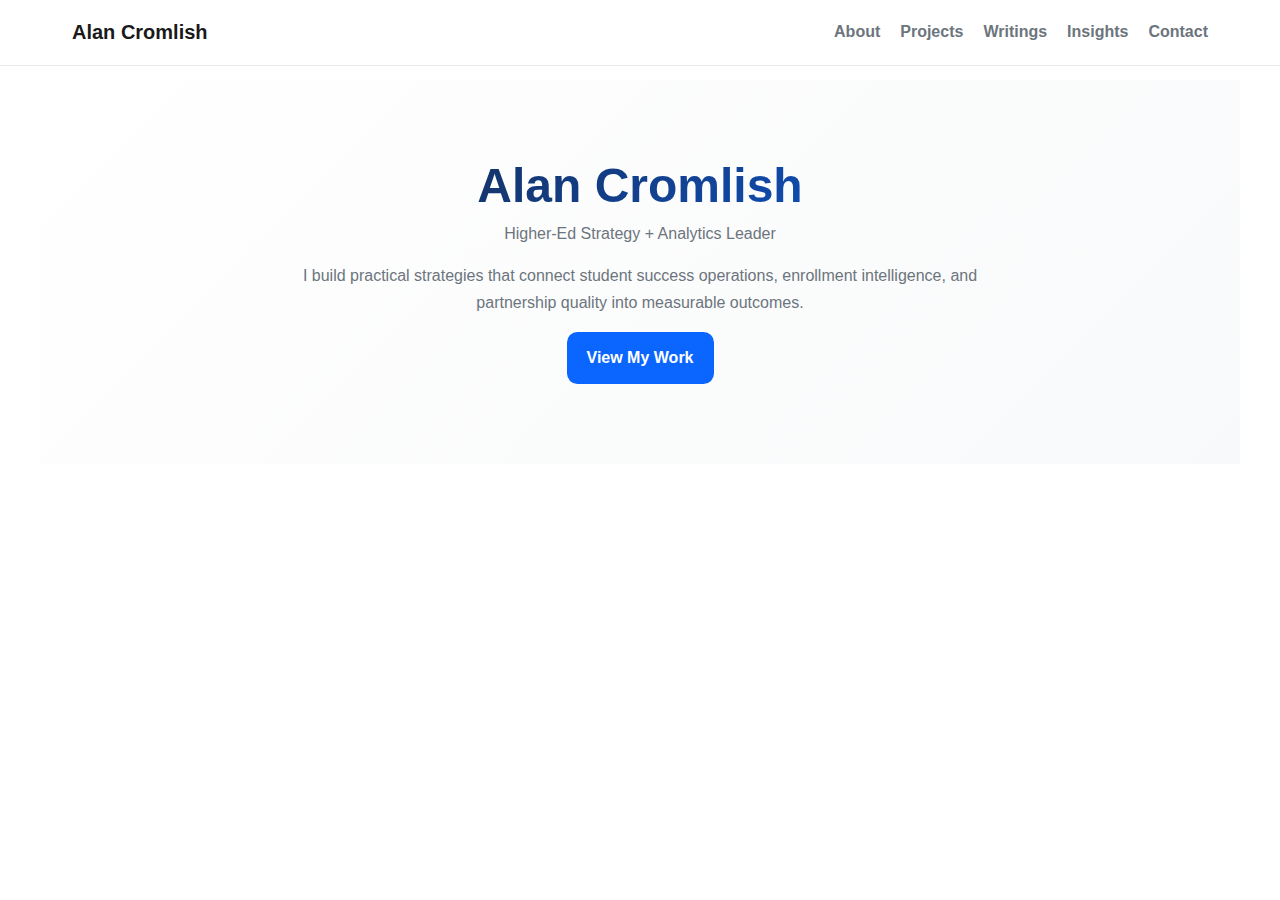
<file: index.html>
﻿<!DOCTYPE html>
<html lang="en">
<head>
  <meta charset="UTF-8" />
  <meta name="viewport" content="width=device-width, initial-scale=1" />
  <title>Alan Cromlish - Portfolio, Writings & Insights</title>

  <meta name="description" content="Higher-ed strategy and analytics portfolio with projects, writings, and practical insights." />
  <link rel="stylesheet" href="css/styles.css" />
</head>
<body>
  <!-- NAV -->
  <nav class="navbar">
    <div class="nav-container">
      <a class="logo" href="/">Alan Cromlish</a>
      <ul class="nav-menu">
        <li><a class="nav-link" href="/about" data-page="about">About</a></li>
        <li><a class="nav-link" href="/projects" data-page="projects">Projects</a></li>
        <li><a class="nav-link" href="/writings" data-page="writings">Writings</a></li>
        <li><a class="nav-link" href="/insights" data-page="insights">Insights</a></li>
        <li><a class="nav-link" href="/contact" data-page="contact">Contact</a></li>
      </ul>
    </div>
  </nav>

  <main class="main-content">
    <!-- HOME -->
    <section id="home" class="page active">
      <header class="hero container">
        <h1>Alan Cromlish</h1>
        <p>Higher-Ed Strategy + Analytics Leader</p>
        <p>I build practical strategies that connect student success operations, enrollment intelligence, and partnership quality into measurable outcomes.</p>
        <a class="cta-button" href="/projects">View My Work</a>
      </header>
    </section>

    <!-- ABOUT -->
    <section id="about" class="page">
      <div class="container">
        <h1>About</h1>
        <p class="muted about-intro">Higher-ed strategy and analytics leader focused on student success, enrollment performance, and international academic quality.</p>

        <div class="pillars-grid">
          <article class="pillar-card">
            <h3>Student Success Operations</h3>
            <p>Designing advising, retention, and intervention systems that convert strategy into better student outcomes.</p>
          </article>
          <article class="pillar-card">
            <h3>Enrollment and Funnel Analytics</h3>
            <p>Building clean funnel definitions, forecasting models, and operating cadences that improve conversion and planning.</p>
          </article>
          <article class="pillar-card">
            <h3>International Partnerships and Quality</h3>
            <p>Structuring cross-border collaborations with governance, quality assurance, and sustainable execution.</p>
          </article>
        </div>

        <h2 class="section-subhead">Selected Outcomes</h2>
        <ul class="outcomes-strip">
          <li>Improved decision quality through shared data definitions and operational dashboards.</li>
          <li>Established partnership evaluation practices that align student value with academic standards.</li>
          <li>Connected strategy and execution across enrollment, advising, and student-support functions.</li>
        </ul>
      </div>
    </section>

    <!-- PROJECTS -->
    <section id="projects" class="page">
      <div class="container">
        <h1>Projects</h1>
        <p class="muted">A few highlights. Many posts link out to live dashboards and code.</p>

        <div class="projects-grid">
          <a class="project-card" id="project-seethrough" href="https://seethroughadmissions.me" target="_blank" rel="noopener">
            <h3>See Through Admissions</h3>
            <p>Admissions-intelligence platform for applicants. How it works: choose a target program, enter profile signals, and compare those inputs to historical admit/deny patterns to see likely ranges and decision-support insights.</p>
            <div class="project-tech">
              <span class="tech-tag">Admissions Analytics</span><span class="tech-tag">Data Product</span><span class="tech-tag">Decision Support</span>
            </div>
          </a>

          <a class="project-card" href="projects/education_career_success/dashboard-local.html" target="_blank" rel="noopener">
            <h3>Education to Career Success Dashboard</h3>
            <p>Student-guidance dashboard with staged insights on job offers, salary, satisfaction, and readiness pathways.</p>
            <div class="project-tech">
              <span class="tech-tag">Plotly</span><span class="tech-tag">JavaScript</span><span class="tech-tag">CSV</span>
            </div>
          </a>
        </div>
      </div>
    </section>

    <!-- WRITINGS -->
    <section id="writings" class="page">
      <div class="container">
        <h1>Writings</h1>
        <p class="muted">Publication-style work and thought leadership across student wellbeing, learning design, and higher-education operations.</p>
        <div id="writings-groups" class="writings-groups" aria-live="polite"></div>
      </div>
    </section>

    <!-- INSIGHTS (list) -->
    <section id="insights" class="page">
      <div class="container">
        <h1>Insights</h1>
        <p class="muted">Short practical notes and link posts on analytics, partnerships, and higher-ed operations.</p>

        <div class="blog-toolbar">
          <input id="insights-search" type="search" placeholder="Search insights..." aria-label="Search insights" />
          <div id="insights-tag-list" class="tag-list"></div>
        </div>

        <div id="insights-list" class="blog-grid" aria-live="polite"></div>
      </div>
    </section>

    <!-- POST (detail) -->
    <section id="post" class="page">
      <div class="container">
        <a href="/insights" class="back-btn"><- Back to Insights</a>
        <article id="post-article" class="post-article"></article>
      </div>
    </section>

    <!-- CV -->
    <section id="cv" class="page">
      <div class="container cv-container">
        <h1>Curriculum Vitae</h1>
        <p class="muted">Download or view my professional background.</p>
        <div class="project-links" style="justify-content:center">
          <a class="cta-button" href="assets/Alan_Cromlish_CV.pdf" download>Download PDF</a>
        </div>

        <div class="pdf-viewer">
          <p>Embed your CV here with an <code>&lt;iframe&gt;</code> if you would like.</p>
        </div>
      </div>
    </section>

    <!-- CONTACT -->
    <section id="contact" class="page">
      <div class="container contact-section">
        <h1>Let's Connect</h1>
        <p class="muted" style="max-width:600px;margin:0 auto">Open to collaborations in enrollment intelligence, student success, and data-driven operations.</p>

        <div class="social-links">
          <a class="social-link" href="https://linkedin.com/in/alancromlish" target="_blank" rel="noopener">LinkedIn</a>
          <a class="social-link" href="mailto:acromlish86@alumni.usc.edu">Email</a>
        </div>
      </div>
    </section>
  </main>

  <noscript>
    <div class="container" style="margin-top:100px">
      <p>This site requires JavaScript for navigation and insights rendering.</p>
    </div>
  </noscript>

  <script>
    (function () {
      var params = new URLSearchParams(window.location.search);
      var p = params.get("p");
      if (p && p.charAt(0) === "/") {
        window.history.replaceState(null, "", p);
      }
    })();
  </script>
  <script src="js/main.js" defer></script>
</body>
</html>
</file>
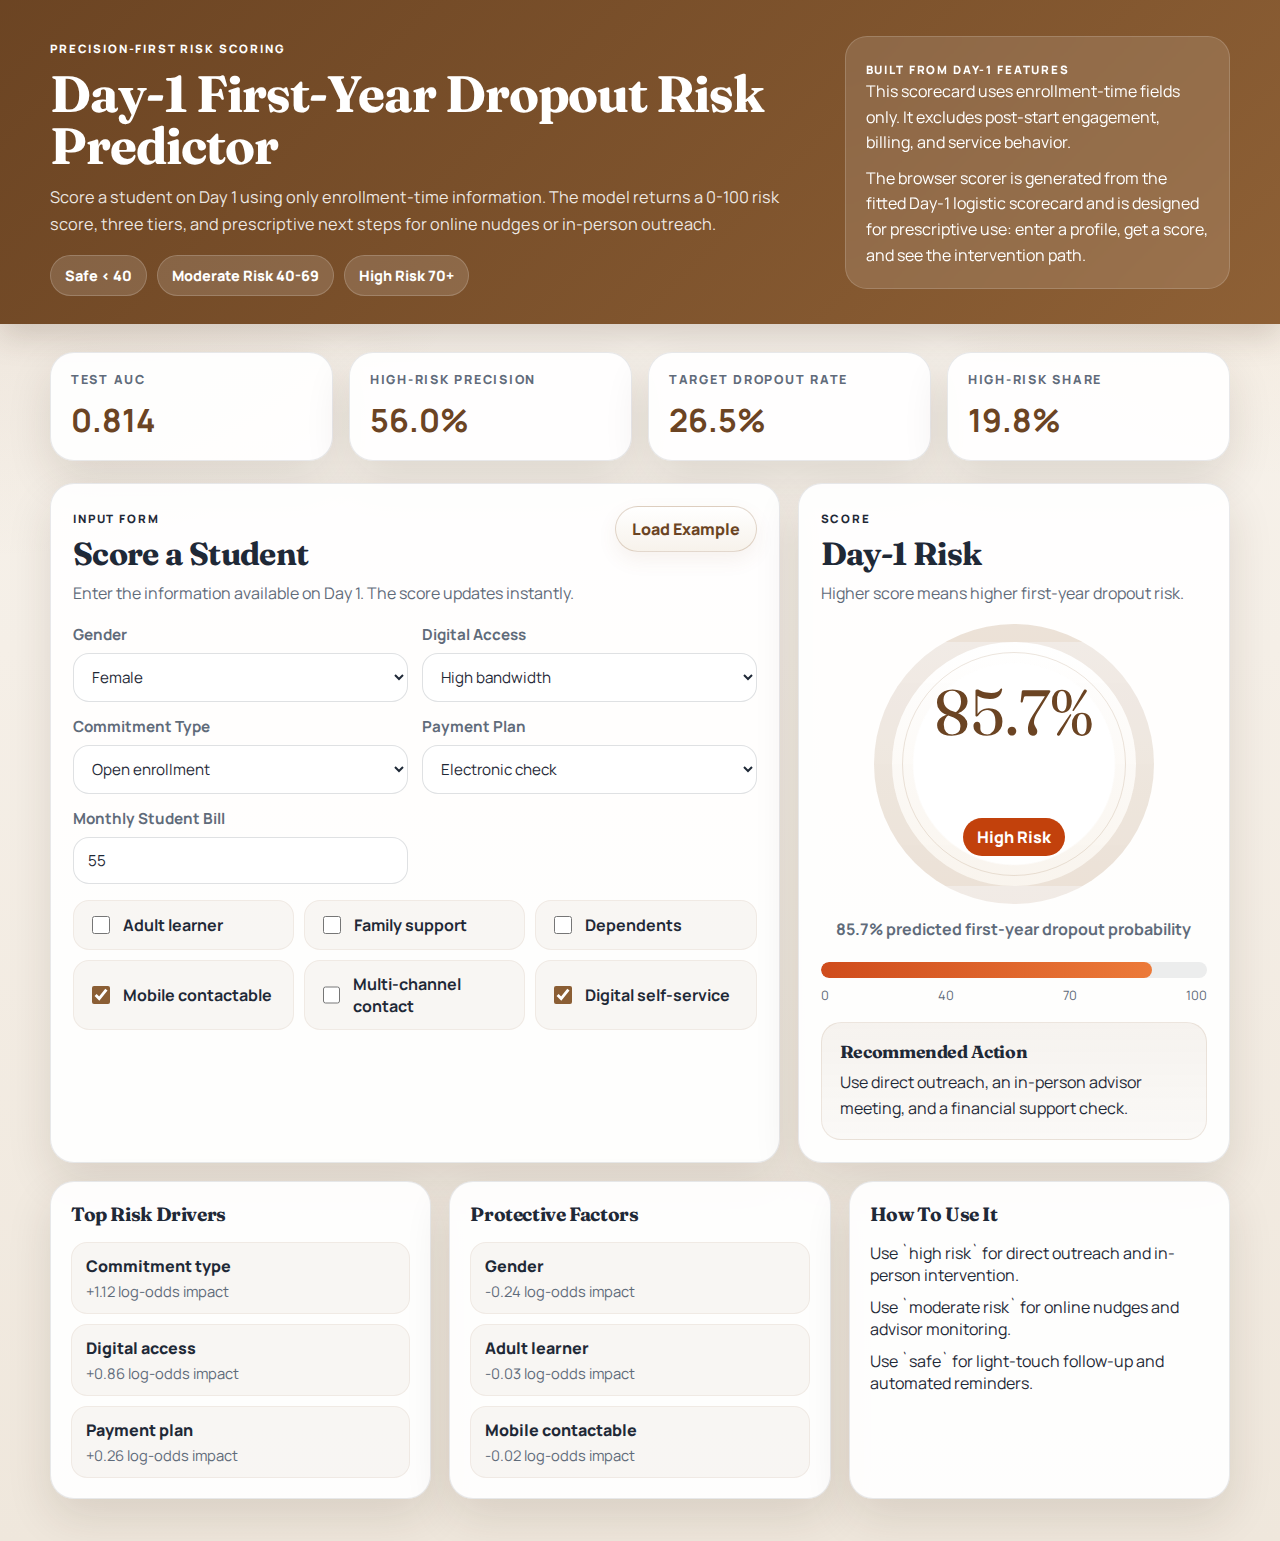
<file: projects/day1-first-year-dropout-risk/index.html>
<!doctype html>
<html lang="en">
<head>
  <meta charset="utf-8">
  <meta name="viewport" content="width=device-width, initial-scale=1">
  <title>Day-1 First-Year Dropout Risk Predictor</title>
  <link rel="preconnect" href="https://fonts.googleapis.com">
  <link rel="preconnect" href="https://fonts.gstatic.com" crossorigin>
  <link href="https://fonts.googleapis.com/css2?family=Fraunces:opsz,wght@9..144,600;9..144,700&family=Manrope:wght@500;600;700;800&display=swap" rel="stylesheet">
  <link rel="stylesheet" href="dashboard.css">
</head>
<body>
  <header class="hero">
    <div class="wrap hero-grid">
      <div class="hero-copy">
        <span class="eyebrow">Precision-First Risk Scoring</span>
        <h1>Day-1 First-Year Dropout Risk Predictor</h1>
        <p class="hero-sub">
          Score a student on Day 1 using only enrollment-time information. The model returns a 0-100 risk score, three tiers, and prescriptive next steps for online nudges or in-person outreach.
        </p>
        <div class="tier-pills">
          <span class="tier-pill safe">Safe &lt; 40</span>
          <span class="tier-pill moderate">Moderate Risk 40-69</span>
          <span class="tier-pill high">High Risk 70+</span>
        </div>
      </div>
      <aside class="hero-note">
        <span class="note-label">Built From Day-1 Features</span>
        <p>This scorecard uses enrollment-time fields only. It excludes post-start engagement, billing, and service behavior.</p>
        <p class="muted">The browser scorer is generated from the fitted Day-1 logistic scorecard and is designed for prescriptive use: enter a profile, get a score, and see the intervention path.</p>
      </aside>
    </div>
  </header>

  <main class="wrap page-shell">
    <section class="summary-grid" aria-label="Model summary">
      <article class="summary-card">
        <span class="summary-label">Test AUC</span>
        <strong id="metric-auc" class="summary-value">-</strong>
      </article>
      <article class="summary-card">
        <span class="summary-label">High-Risk Precision</span>
        <strong id="metric-precision" class="summary-value">-</strong>
      </article>
      <article class="summary-card">
        <span class="summary-label">Target Dropout Rate</span>
        <strong id="metric-base-rate" class="summary-value">-</strong>
      </article>
      <article class="summary-card">
        <span class="summary-label">High-Risk Share</span>
        <strong id="metric-high-share" class="summary-value">-</strong>
      </article>
    </section>

    <section class="panel-grid">
      <article class="panel panel-form">
        <div class="panel-top">
          <div>
            <span class="section-kicker">Input Form</span>
            <h2>Score a Student</h2>
            <p class="panel-sub">Enter the information available on Day 1. The score updates instantly.</p>
          </div>
          <button id="load-example" class="ghost-btn" type="button">Load Example</button>
        </div>

        <div class="form-grid">
          <label class="field">
            <span>Gender</span>
            <select id="gender">
              <option value="Female">Female</option>
              <option value="Male">Male</option>
            </select>
          </label>
          <label class="field">
            <span>Digital Access</span>
            <select id="digital_access_type">
              <option>High bandwidth</option>
              <option>Standard bandwidth</option>
              <option>Limited access</option>
            </select>
          </label>
          <label class="field">
            <span>Commitment Type</span>
            <select id="enrollment_commitment_type">
              <option>Open enrollment</option>
              <option>Annual commitment</option>
              <option>Multi-year commitment</option>
            </select>
          </label>
          <label class="field">
            <span>Payment Plan</span>
            <select id="payment_plan_type">
              <option>Electronic check</option>
              <option>Mailed check</option>
              <option>Bank transfer (automatic)</option>
              <option>Credit card (automatic)</option>
            </select>
          </label>
          <label class="field">
            <span>Monthly Student Bill</span>
            <input id="monthly_student_bill" type="number" min="0" step="0.01" value="55">
          </label>
        </div>

        <div class="toggle-grid">
          <label class="toggle"><input id="adult_learner_flag" type="checkbox"><span>Adult learner</span></label>
          <label class="toggle"><input id="family_support_flag" type="checkbox"><span>Family support</span></label>
          <label class="toggle"><input id="dependents_flag" type="checkbox"><span>Dependents</span></label>
          <label class="toggle"><input id="mobile_contactable_flag" type="checkbox" checked><span>Mobile contactable</span></label>
          <label class="toggle"><input id="multi_channel_contact_flag" type="checkbox"><span>Multi-channel contact</span></label>
          <label class="toggle"><input id="digital_self_service_flag" type="checkbox" checked><span>Digital self-service</span></label>
        </div>
      </article>

      <article class="panel panel-result">
        <div class="panel-top">
          <div>
            <span class="section-kicker">Score</span>
            <h2>Day-1 Risk</h2>
            <p class="panel-sub">Higher score means higher first-year dropout risk.</p>
          </div>
        </div>

        <div class="score-ring">
          <div class="score-value" id="risk-score">0.0</div>
          <div class="score-tier" id="risk-tier">safe</div>
        </div>
        <div class="score-meta">
          <span id="risk-probability">0.0% predicted dropout probability</span>
        </div>

        <div class="gauge">
          <div class="gauge-fill" id="gauge-fill"></div>
        </div>
        <div class="gauge-labels">
          <span>0</span>
          <span>40</span>
          <span>70</span>
          <span>100</span>
        </div>

        <div class="prescriptive-card">
          <h3>Recommended Action</h3>
          <p id="action-text">Load or adjust inputs to generate a recommended action.</p>
        </div>
      </article>
    </section>

    <section class="insights-grid">
      <article class="insight-card">
        <h3>Top Risk Drivers</h3>
        <ol id="risk-drivers" class="insight-list"></ol>
      </article>
      <article class="insight-card">
        <h3>Protective Factors</h3>
        <ol id="protective-factors" class="insight-list"></ol>
      </article>
      <article class="insight-card">
        <h3>How To Use It</h3>
        <ul class="insight-list">
          <li>Use `high risk` for direct outreach and in-person intervention.</li>
          <li>Use `moderate risk` for online nudges and advisor monitoring.</li>
          <li>Use `safe` for light-touch follow-up and automated reminders.</li>
        </ul>
      </article>
    </section>
  </main>

  <script src="dashboard.js" defer></script>
</body>
</html>
</file>
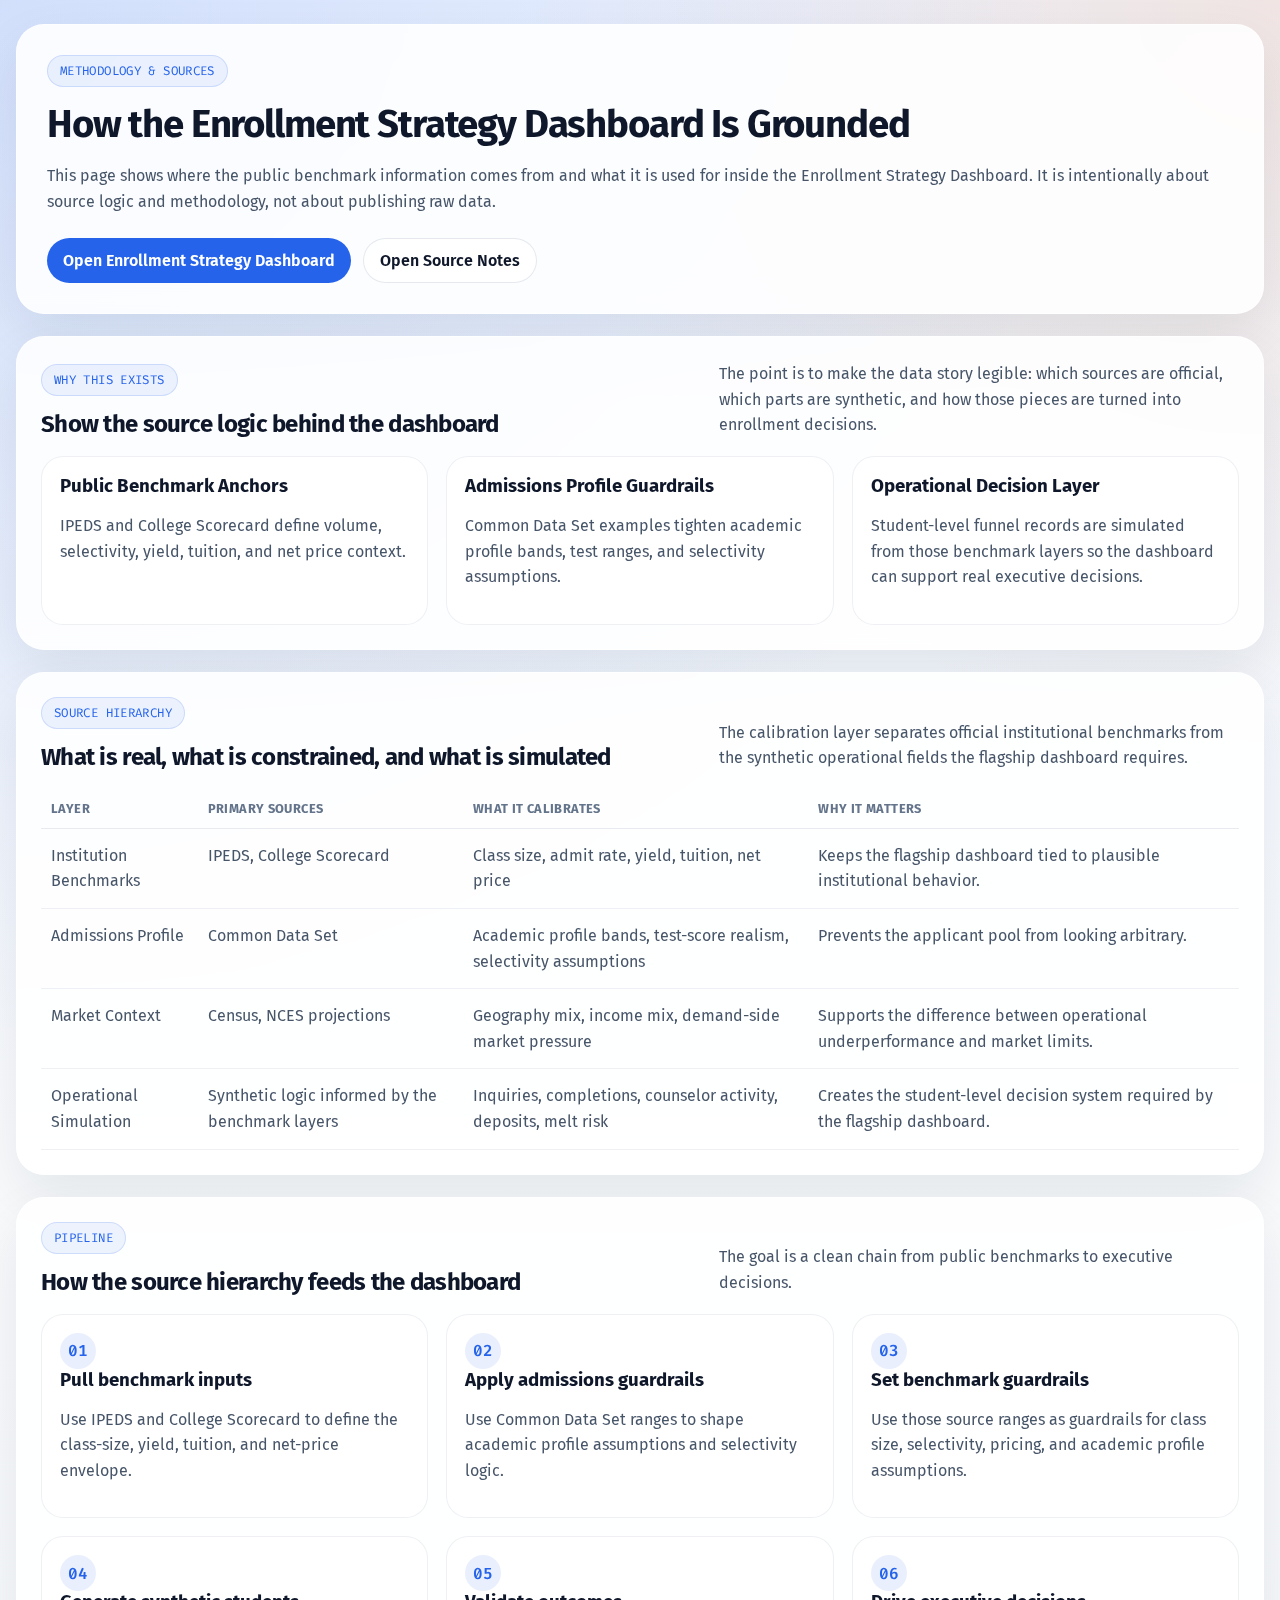
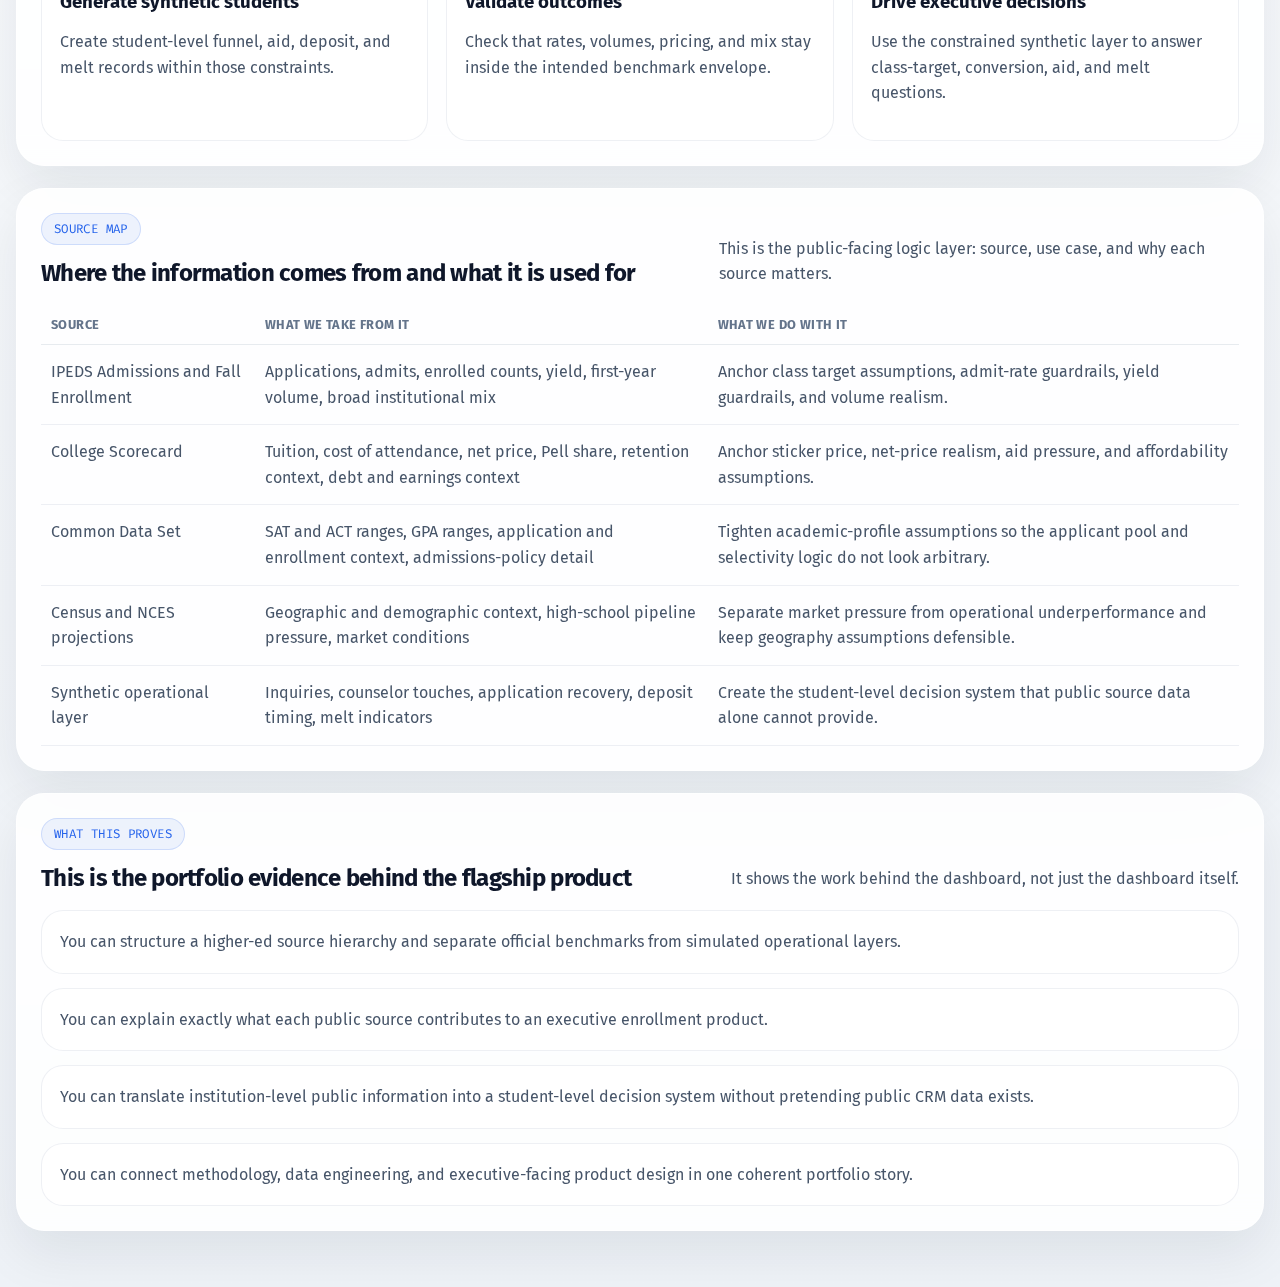
<file: projects/enrollment-benchmark-calibration/index.html>
<!DOCTYPE html>
<html lang="en">
<head>
  <meta charset="UTF-8">
  <meta name="viewport" content="width=device-width, initial-scale=1.0">
  <title>Enrollment Strategy Dashboard Methodology</title>
  <meta name="description" content="Methodology and source guide for the Enrollment Strategy Dashboard, showing where the benchmark inputs come from and how they are used.">
  <link rel="icon" href="data:,">
  <link rel="preconnect" href="https://fonts.googleapis.com">
  <link rel="preconnect" href="https://fonts.gstatic.com" crossorigin>
  <link href="https://fonts.googleapis.com/css2?family=Fira+Code:wght@400;500;600&family=Fira+Sans:wght@300;400;500;600;700&display=swap" rel="stylesheet">
  <link rel="stylesheet" href="dashboard.css">
</head>
<body>
  <main class="page-shell">
    <header class="hero">
      <div class="eyebrow">Methodology &amp; Sources</div>
      <h1>How the Enrollment Strategy Dashboard Is Grounded</h1>
      <p class="hero-lead">
        This page shows where the public benchmark information comes from and what it is used for inside the
        Enrollment Strategy Dashboard. It is intentionally about source logic and methodology, not about publishing raw data.
      </p>
      <div class="hero-actions">
        <a class="primary-link" href="../enrollment-strategy-dashboard/">Open Enrollment Strategy Dashboard</a>
        <a class="secondary-link" href="../enrollment-strategy-dashboard/SOURCES.md">Open Source Notes</a>
      </div>
    </header>

    <section class="panel">
      <div class="section-header">
        <div>
          <div class="section-label">Why This Exists</div>
          <h2>Show the source logic behind the dashboard</h2>
        </div>
        <p>
          The point is to make the data story legible: which sources are official, which parts are synthetic,
          and how those pieces are turned into enrollment decisions.
        </p>
      </div>
      <div class="card-grid three-up">
        <article class="mini-card">
          <h3>Public Benchmark Anchors</h3>
          <p>IPEDS and College Scorecard define volume, selectivity, yield, tuition, and net price context.</p>
        </article>
        <article class="mini-card">
          <h3>Admissions Profile Guardrails</h3>
          <p>Common Data Set examples tighten academic profile bands, test ranges, and selectivity assumptions.</p>
        </article>
        <article class="mini-card">
          <h3>Operational Decision Layer</h3>
          <p>Student-level funnel records are simulated from those benchmark layers so the dashboard can support real executive decisions.</p>
        </article>
      </div>
    </section>

    <section class="panel">
      <div class="section-header">
        <div>
          <div class="section-label">Source Hierarchy</div>
          <h2>What is real, what is constrained, and what is simulated</h2>
        </div>
        <p>The calibration layer separates official institutional benchmarks from the synthetic operational fields the flagship dashboard requires.</p>
      </div>
      <div class="table-shell">
        <table>
          <thead>
            <tr>
              <th>Layer</th>
              <th>Primary Sources</th>
              <th>What It Calibrates</th>
              <th>Why It Matters</th>
            </tr>
          </thead>
          <tbody>
            <tr>
              <td>Institution Benchmarks</td>
              <td>IPEDS, College Scorecard</td>
              <td>Class size, admit rate, yield, tuition, net price</td>
              <td>Keeps the flagship dashboard tied to plausible institutional behavior.</td>
            </tr>
            <tr>
              <td>Admissions Profile</td>
              <td>Common Data Set</td>
              <td>Academic profile bands, test-score realism, selectivity assumptions</td>
              <td>Prevents the applicant pool from looking arbitrary.</td>
            </tr>
            <tr>
              <td>Market Context</td>
              <td>Census, NCES projections</td>
              <td>Geography mix, income mix, demand-side market pressure</td>
              <td>Supports the difference between operational underperformance and market limits.</td>
            </tr>
            <tr>
              <td>Operational Simulation</td>
              <td>Synthetic logic informed by the benchmark layers</td>
              <td>Inquiries, completions, counselor activity, deposits, melt risk</td>
              <td>Creates the student-level decision system required by the flagship dashboard.</td>
            </tr>
          </tbody>
        </table>
      </div>
    </section>

    <section class="panel">
      <div class="section-header">
        <div>
          <div class="section-label">Pipeline</div>
          <h2>How the source hierarchy feeds the dashboard</h2>
        </div>
        <p>The goal is a clean chain from public benchmarks to executive decisions.</p>
      </div>
      <div class="pipeline-grid">
        <article class="pipeline-step">
          <span>01</span>
          <h3>Pull benchmark inputs</h3>
          <p>Use IPEDS and College Scorecard to define the class-size, yield, tuition, and net-price envelope.</p>
        </article>
        <article class="pipeline-step">
          <span>02</span>
          <h3>Apply admissions guardrails</h3>
          <p>Use Common Data Set ranges to shape academic profile assumptions and selectivity logic.</p>
        </article>
        <article class="pipeline-step">
          <span>03</span>
          <h3>Set benchmark guardrails</h3>
          <p>Use those source ranges as guardrails for class size, selectivity, pricing, and academic profile assumptions.</p>
        </article>
        <article class="pipeline-step">
          <span>04</span>
          <h3>Generate synthetic students</h3>
          <p>Create student-level funnel, aid, deposit, and melt records within those constraints.</p>
        </article>
        <article class="pipeline-step">
          <span>05</span>
          <h3>Validate outcomes</h3>
          <p>Check that rates, volumes, pricing, and mix stay inside the intended benchmark envelope.</p>
        </article>
        <article class="pipeline-step">
          <span>06</span>
          <h3>Drive executive decisions</h3>
          <p>Use the constrained synthetic layer to answer class-target, conversion, aid, and melt questions.</p>
        </article>
      </div>
    </section>

    <section class="panel">
      <div class="section-header">
        <div>
          <div class="section-label">Source Map</div>
          <h2>Where the information comes from and what it is used for</h2>
        </div>
        <p>This is the public-facing logic layer: source, use case, and why each source matters.</p>
      </div>
      <div class="table-shell">
        <table>
          <thead>
            <tr>
              <th>Source</th>
              <th>What We Take From It</th>
              <th>What We Do With It</th>
            </tr>
          </thead>
          <tbody>
            <tr>
              <td>IPEDS Admissions and Fall Enrollment</td>
              <td>Applications, admits, enrolled counts, yield, first-year volume, broad institutional mix</td>
              <td>Anchor class target assumptions, admit-rate guardrails, yield guardrails, and volume realism.</td>
            </tr>
            <tr>
              <td>College Scorecard</td>
              <td>Tuition, cost of attendance, net price, Pell share, retention context, debt and earnings context</td>
              <td>Anchor sticker price, net-price realism, aid pressure, and affordability assumptions.</td>
            </tr>
            <tr>
              <td>Common Data Set</td>
              <td>SAT and ACT ranges, GPA ranges, application and enrollment context, admissions-policy detail</td>
              <td>Tighten academic-profile assumptions so the applicant pool and selectivity logic do not look arbitrary.</td>
            </tr>
            <tr>
              <td>Census and NCES projections</td>
              <td>Geographic and demographic context, high-school pipeline pressure, market conditions</td>
              <td>Separate market pressure from operational underperformance and keep geography assumptions defensible.</td>
            </tr>
            <tr>
              <td>Synthetic operational layer</td>
              <td>Inquiries, counselor touches, application recovery, deposit timing, melt indicators</td>
              <td>Create the student-level decision system that public source data alone cannot provide.</td>
            </tr>
          </tbody>
        </table>
      </div>
    </section>

    <section class="panel">
      <div class="section-header">
        <div>
          <div class="section-label">What This Proves</div>
          <h2>This is the portfolio evidence behind the flagship product</h2>
        </div>
        <p>It shows the work behind the dashboard, not just the dashboard itself.</p>
      </div>
      <div class="proof-list">
        <div class="proof-item">You can structure a higher-ed source hierarchy and separate official benchmarks from simulated operational layers.</div>
        <div class="proof-item">You can explain exactly what each public source contributes to an executive enrollment product.</div>
        <div class="proof-item">You can translate institution-level public information into a student-level decision system without pretending public CRM data exists.</div>
        <div class="proof-item">You can connect methodology, data engineering, and executive-facing product design in one coherent portfolio story.</div>
      </div>
    </section>
  </main>
</body>
</html>
</file>
<file: css/styles.css>
:root{
  --bg-primary:#ffffff;
  --bg-secondary:#f8f9fa;
  --text-primary:#1a1a1a;
  --text-secondary:#6c757d;
  --accent:#0a66ff;
  --border:#e9ecef;
  --shadow:rgba(0,0,0,.08);
  --transition:all .25s ease;
}

@media (prefers-color-scheme:dark){
  :root{
    --bg-primary:#151515;
    --bg-secondary:#1f1f1f;
    --text-primary:#f5f5f5;
    --text-secondary:#b7b7b7;
    --accent:#4dabf7;
    --border:#2b2b2b;
    --shadow:rgba(0,0,0,.3);
  }
}

*{box-sizing:border-box; margin:0; padding:0}
body{
  font-family:-apple-system,BlinkMacSystemFont,'Segoe UI',Roboto,Inter,Ubuntu,Cantarell,sans-serif;
  background:var(--bg-primary); color:var(--text-primary); line-height:1.65;
}

/* NAV */
.navbar{
  position:fixed; inset:0 0 auto 0; background:var(--bg-primary);
  border-bottom:1px solid var(--border); z-index:1000; backdrop-filter:blur(8px);
}
.nav-container{
  max-width:1200px; margin:0 auto; padding:1rem 2rem;
  display:flex; justify-content:space-between; align-items:center; gap:.75rem; flex-wrap:wrap
}
.logo{font-weight:800; font-size:1.25rem; text-decoration:none; color:var(--text-primary)}
.nav-menu{display:flex; list-style:none; gap:1.25rem; flex-wrap:wrap; justify-content:flex-end}
.nav-link{color:var(--text-secondary); text-decoration:none; font-weight:600}
.nav-link:hover,.nav-link.active{color:var(--accent)}

/* LAYOUT */
.main-content{margin-top:80px; min-height:calc(100vh - 80px)}
.page{display:none; opacity:0; transform:translateY(8px); transition:var(--transition)}
.page.active{display:block; opacity:1; transform:none}
.container{max-width:1200px; margin:0 auto; padding:2rem}

/* HOME */
.hero{text-align:center; padding:5rem 0; background:linear-gradient(135deg,var(--bg-primary),var(--bg-secondary))}
.hero h1{
  font-size:3rem; margin-bottom:.5rem; line-height:1.1;
  background:linear-gradient(135deg,var(--text-primary),var(--accent));
  -webkit-background-clip:text; background-clip:text; color:transparent;
}
.hero p{color:var(--text-secondary); max-width:700px; margin:0 auto 1rem}
.cta-button{
  display:inline-block; background:var(--accent); color:#fff; padding:.8rem 1.25rem;
  border-radius:.65rem; text-decoration:none; font-weight:700; transition:var(--transition)
}
.cta-button:hover{transform:translateY(-2px); box-shadow:0 10px 24px var(--shadow)}

/* ABOUT */
.about-intro{max-width:760px; margin-top:.35rem}
.pillars-grid{
  display:grid; grid-template-columns:repeat(auto-fit,minmax(250px,1fr));
  gap:1rem; margin-top:1.2rem
}
.pillar-card{
  background:var(--bg-secondary); border:1px solid var(--border);
  border-radius:.9rem; padding:1.1rem
}
.pillar-card h3{margin-bottom:.35rem}
.pillar-card p{color:var(--text-secondary)}
.section-subhead{margin-top:1.4rem; font-size:1.1rem}
.about-story{
  max-width:860px; margin-top:.8rem; color:var(--text-secondary); line-height:1.9
}

/* PROJECTS */
.project-groups{display:grid; gap:2rem; margin-top:1.5rem}
.project-group{
  padding:1.25rem; border:1px solid var(--border); border-radius:1rem;
  background:linear-gradient(180deg,var(--bg-primary),var(--bg-secondary))
}
.project-group-head{display:flex; justify-content:space-between; align-items:flex-end; gap:1rem; flex-wrap:wrap}
.project-group-head h2{font-size:1.2rem}
.project-group-head p{max-width:760px}
.projects-grid{display:grid; grid-template-columns:repeat(auto-fit,minmax(280px,1fr)); gap:1.25rem; margin-top:1.1rem}
.project-card{
  display:block; background:var(--bg-secondary); border:1px solid var(--border); padding:1.25rem; border-radius:.9rem;
  text-decoration:none; color:inherit; transition:var(--transition)
}
.project-card:hover{transform:translateY(-4px); box-shadow:0 12px 28px var(--shadow)}
.project-card h3{margin-bottom:.35rem}
.project-card p{color:var(--text-secondary)}
.project-tech{margin-top:.75rem; display:flex; flex-wrap:wrap; gap:.4rem}
.tech-tag{
  background:color-mix(in srgb, var(--accent) 12%, var(--bg-primary));
  color:var(--text-primary); padding:.15rem .55rem; border-radius:999px; font-size:.75rem;
  border:1px solid color-mix(in srgb, var(--accent) 22%, var(--border))
}

/* INSIGHTS */
.blog-toolbar{display:flex; gap:1rem; align-items:center; margin:1rem 0 1.25rem}
#insights-search{flex:1; padding:.6rem .8rem; border:1px solid var(--border); border-radius:.6rem; background:var(--bg-secondary); color:inherit}
.tag-list{display:flex; gap:.5rem; flex-wrap:wrap}
.tag{padding:.25rem .6rem; border:1px solid var(--border); border-radius:999px; font-size:.8rem; cursor:pointer}
.tag.active{background:var(--accent); color:#fff; border-color:transparent}

.blog-grid{display:grid; grid-template-columns:repeat(auto-fit,minmax(320px,1fr)); gap:1rem}
.post-card{
  background:var(--bg-secondary); border:1px solid var(--border); border-radius:.9rem; padding:1.2rem; transition:var(--transition)
}
.post-card:hover{transform:translateY(-3px); box-shadow:0 10px 22px var(--shadow)}
.post-card a{color:inherit; text-decoration:none}
.post-meta{color:var(--text-secondary); font-size:.9rem; margin:.35rem 0 .6rem}
.post-tags{display:flex; gap:.4rem; flex-wrap:wrap; margin-top:.4rem}
.post-tag{background:transparent; border:1px solid var(--border); border-radius:999px; font-size:.72rem; padding:.12rem .45rem}

.post-article h1{margin-bottom:.25rem}
.post-article .post-meta{margin-bottom:1rem}
.post-article p{margin:.8rem 0}
.post-article a{color:var(--accent)}

/* WRITINGS */
.writings-groups{margin-top:1rem; display:grid; gap:1.2rem}
.writing-group h2{font-size:1.15rem; margin-bottom:.7rem}
.writing-count{color:var(--text-secondary); font-size:.95rem; font-weight:500}
.writings-grid{
  display:grid; grid-template-columns:repeat(auto-fit,minmax(290px,1fr)); gap:1rem
}
.writing-card{
  background:var(--bg-secondary); border:1px solid var(--border);
  border-radius:.9rem; padding:1rem
}
.writing-head{display:flex; justify-content:space-between; gap:.6rem}
.writing-head h3{font-size:1rem; line-height:1.3}
.writing-year{
  align-self:flex-start; border:1px solid var(--border);
  border-radius:999px; padding:.12rem .48rem; font-size:.78rem; color:var(--text-secondary)
}
.writing-source{margin:.45rem 0 .65rem; color:var(--text-secondary); font-size:.9rem}
.writing-link{color:var(--accent); font-weight:700; text-decoration:none}
.writing-link:hover{text-decoration:underline}

/* CV / CONTACT / MISC */
.cv-container{text-align:center}
.pdf-viewer{height:600px; border:1px dashed var(--border); border-radius:.75rem; display:flex; align-items:center; justify-content:center; margin-top:1rem; color:var(--text-secondary)}
.contact-section{text-align:center; padding:3rem 0}
.social-links{display:flex; gap:1rem; justify-content:center; margin-top:1rem}
.social-link{background:var(--bg-secondary); border:1px solid var(--border); padding:.75rem 1.1rem; border-radius:.65rem; text-decoration:none; color:inherit}
.social-link:hover{transform:translateY(-2px); box-shadow:0 8px 20px var(--shadow)}

.back-btn{display:inline-block; color:var(--accent); text-decoration:none; margin-bottom:1rem}
.muted{color:var(--text-secondary)}
@media (max-width:768px){
  .container{padding:1.25rem}
  .hero h1{font-size:2.3rem}
  .main-content{margin-top:112px}
  .nav-container{padding:.8rem 1.1rem}
  .nav-menu{gap:.8rem; justify-content:flex-start}
  .blog-toolbar{flex-direction:column; align-items:stretch}
}
</file>
<file: projects/day1-first-year-dropout-risk/dashboard.css>
:root {
  --bg: #f5efe7;
  --bg-soft: #fbf7f2;
  --card: rgba(255, 255, 255, 0.92);
  --text: #1f2937;
  --muted: #5f6b7a;
  --accent: #8b5e34;
  --accent-strong: #6b4423;
  --accent-soft: rgba(139, 94, 52, 0.12);
  --safe: #1b8f6a;
  --moderate: #c27a1f;
  --high: #c2410c;
  --border: rgba(31, 41, 55, 0.1);
  --shadow: 0 18px 45px rgba(47, 34, 18, 0.12);
}

* {
  box-sizing: border-box;
}

html,
body {
  margin: 0;
  min-height: 100%;
}

body {
  font-family: "Manrope", system-ui, -apple-system, BlinkMacSystemFont, "Segoe UI", sans-serif;
  color: var(--text);
  background:
    radial-gradient(circle at top left, rgba(139, 94, 52, 0.16), transparent 28%),
    radial-gradient(circle at top right, rgba(194, 122, 31, 0.12), transparent 24%),
    linear-gradient(180deg, #f8f4ee 0%, var(--bg) 42%, #efe7dc 100%);
}

h1,
h2,
h3 {
  margin: 0;
  font-family: "Fraunces", Georgia, serif;
  letter-spacing: -0.02em;
}

p {
  margin: 0;
  line-height: 1.6;
}

.wrap {
  width: min(1180px, calc(100% - 32px));
  margin: 0 auto;
}

.hero {
  padding: 36px 0 28px;
  background:
    linear-gradient(135deg, rgba(107, 68, 35, 0.95), rgba(139, 94, 52, 0.92)),
    linear-gradient(135deg, #7a4b22, #b17a46);
  color: #fff;
  box-shadow: 0 12px 30px rgba(64, 41, 21, 0.18);
}

.hero-grid {
  display: grid;
  grid-template-columns: minmax(0, 1.8fr) minmax(290px, 0.9fr);
  gap: 24px;
  align-items: start;
}

.eyebrow,
.note-label,
.section-kicker {
  display: inline-block;
  text-transform: uppercase;
  letter-spacing: 0.16em;
  font-size: 0.72rem;
  font-weight: 800;
}

.hero-copy h1 {
  font-size: clamp(2.1rem, 4vw, 3.6rem);
  line-height: 1.02;
  margin: 10px 0 12px;
}

.hero-sub {
  max-width: 760px;
  color: rgba(255, 255, 255, 0.88);
  font-size: 1.02rem;
}

.tier-pills {
  display: flex;
  flex-wrap: wrap;
  gap: 10px;
  margin-top: 18px;
}

.tier-pill {
  padding: 10px 14px;
  border-radius: 999px;
  background: rgba(255, 255, 255, 0.14);
  border: 1px solid rgba(255, 255, 255, 0.18);
  font-weight: 800;
  font-size: 0.9rem;
}

.hero-note {
  border-radius: 22px;
  background: rgba(255, 255, 255, 0.12);
  border: 1px solid rgba(255, 255, 255, 0.16);
  padding: 20px;
  backdrop-filter: blur(10px);
}

.hero-note p + p {
  margin-top: 10px;
}

.page-shell {
  padding: 28px 0 42px;
}

.summary-grid {
  display: grid;
  grid-template-columns: repeat(4, minmax(0, 1fr));
  gap: 16px;
  margin-bottom: 22px;
}

.summary-card,
.panel,
.insight-card {
  background: var(--card);
  border: 1px solid var(--border);
  border-radius: 24px;
  box-shadow: var(--shadow);
}

.summary-card {
  padding: 18px 20px;
}

.summary-label {
  display: block;
  color: var(--muted);
  font-size: 0.78rem;
  text-transform: uppercase;
  letter-spacing: 0.14em;
  font-weight: 800;
}

.summary-value {
  display: block;
  margin-top: 10px;
  font-size: 2rem;
  color: var(--accent-strong);
}

.panel-grid {
  display: grid;
  grid-template-columns: minmax(0, 1.35fr) minmax(340px, 0.8fr);
  gap: 18px;
}

.panel {
  padding: 22px;
}

.panel-top {
  display: flex;
  align-items: start;
  justify-content: space-between;
  gap: 16px;
  margin-bottom: 18px;
}

.panel-top h2 {
  font-size: clamp(1.5rem, 2.5vw, 2.2rem);
  margin-top: 6px;
}

.panel-sub {
  color: var(--muted);
  margin-top: 8px;
}

.ghost-btn {
  border: 1px solid rgba(139, 94, 52, 0.24);
  background: linear-gradient(180deg, #fff, #f7f2eb);
  color: var(--accent-strong);
  border-radius: 999px;
  padding: 11px 16px;
  font: inherit;
  font-weight: 800;
  cursor: pointer;
  box-shadow: 0 8px 20px rgba(139, 94, 52, 0.08);
}

.form-grid {
  display: grid;
  grid-template-columns: repeat(2, minmax(0, 1fr));
  gap: 14px;
}

.field {
  display: flex;
  flex-direction: column;
  gap: 8px;
  font-size: 0.95rem;
}

.field span {
  color: var(--muted);
  font-weight: 700;
}

.field input,
.field select {
  width: 100%;
  border-radius: 16px;
  border: 1px solid rgba(31, 41, 55, 0.14);
  background: #fff;
  color: var(--text);
  padding: 12px 14px;
  font: inherit;
  outline: none;
}

.field input:focus,
.field select:focus,
.ghost-btn:focus {
  border-color: rgba(139, 94, 52, 0.5);
  box-shadow: 0 0 0 4px rgba(139, 94, 52, 0.12);
}

.toggle-grid {
  display: grid;
  grid-template-columns: repeat(3, minmax(0, 1fr));
  gap: 10px;
  margin-top: 16px;
}

.toggle {
  display: flex;
  align-items: center;
  gap: 10px;
  padding: 12px 14px;
  border-radius: 16px;
  background: rgba(139, 94, 52, 0.05);
  border: 1px solid rgba(139, 94, 52, 0.08);
  font-weight: 700;
}

.toggle input {
  width: 18px;
  height: 18px;
  accent-color: var(--accent);
}

.score-ring {
  display: grid;
  place-items: center;
  width: min(280px, 100%);
  aspect-ratio: 1;
  border-radius: 50%;
  margin: 12px auto 0;
  border: 18px solid rgba(139, 94, 52, 0.12);
  background:
    radial-gradient(circle at center, rgba(255, 255, 255, 0.98) 58%, transparent 59%),
    linear-gradient(180deg, rgba(255, 255, 255, 0.95), rgba(249, 244, 237, 0.96));
  position: relative;
  text-align: center;
}

.score-ring::after {
  content: "";
  position: absolute;
  inset: 10px;
  border-radius: 50%;
  border: 1px solid rgba(139, 94, 52, 0.16);
}

.score-value {
  position: relative;
  z-index: 1;
  font-size: clamp(2.4rem, 6vw, 4rem);
  font-family: "Fraunces", Georgia, serif;
  color: var(--accent-strong);
}

.score-tier {
  position: relative;
  z-index: 1;
  margin-top: 6px;
  padding: 8px 14px;
  border-radius: 999px;
  font-weight: 900;
  text-transform: capitalize;
  color: #fff;
  background: var(--accent);
}

.score-tier[data-tier="moderate-risk"] {
  background: var(--moderate);
}

.score-tier[data-tier="high-risk"] {
  background: var(--high);
}

.score-meta {
  margin-top: 14px;
  text-align: center;
  color: var(--muted);
  font-weight: 700;
}

.gauge {
  height: 16px;
  border-radius: 999px;
  background: rgba(31, 41, 55, 0.08);
  overflow: hidden;
  margin-top: 22px;
}

.gauge-fill {
  height: 100%;
  width: 0%;
  border-radius: inherit;
  background: linear-gradient(90deg, var(--safe), var(--moderate), var(--high));
  transition: width 180ms ease;
}

.gauge-fill[data-tier="safe"] {
  background: linear-gradient(90deg, #2f9b6f, #58bc8e);
}

.gauge-fill[data-tier="moderate-risk"] {
  background: linear-gradient(90deg, #c27a1f, #d49842);
}

.gauge-fill[data-tier="high-risk"] {
  background: linear-gradient(90deg, #cf4c1c, #ec7a39);
}

.gauge-labels {
  display: flex;
  justify-content: space-between;
  color: var(--muted);
  font-size: 0.8rem;
  margin-top: 8px;
}

.prescriptive-card {
  margin-top: 18px;
  padding: 18px;
  border-radius: 20px;
  background: linear-gradient(180deg, rgba(139, 94, 52, 0.07), rgba(139, 94, 52, 0.03));
  border: 1px solid rgba(139, 94, 52, 0.12);
}

.prescriptive-card h3 {
  font-size: 1.1rem;
  margin-bottom: 8px;
}

.insights-grid {
  display: grid;
  grid-template-columns: repeat(3, minmax(0, 1fr));
  gap: 18px;
  margin-top: 18px;
}

.insight-card {
  padding: 20px;
}

.insight-card h3 {
  font-size: 1.2rem;
  margin-bottom: 16px;
}

.insight-list {
  list-style: none;
  margin: 0;
  padding: 0;
  display: grid;
  gap: 10px;
}

.insight-item,
.empty-state {
  border-radius: 16px;
  background: rgba(139, 94, 52, 0.05);
  border: 1px solid rgba(139, 94, 52, 0.08);
  padding: 12px 14px;
}

.insight-name {
  font-weight: 800;
}

.insight-meta {
  color: var(--muted);
  margin-top: 4px;
  font-size: 0.92rem;
}

.empty-state {
  color: var(--muted);
}

.error-banner {
  margin-bottom: 18px;
  padding: 14px 16px;
  border-radius: 16px;
  background: #fff2e8;
  border: 1px solid #e8b28a;
  color: #8a3c12;
  font-weight: 700;
}

@media (max-width: 1040px) {
  .hero-grid,
  .panel-grid,
  .insights-grid,
  .summary-grid {
    grid-template-columns: 1fr;
  }

  .toggle-grid {
    grid-template-columns: repeat(2, minmax(0, 1fr));
  }
}

@media (max-width: 720px) {
  .wrap {
    width: min(100% - 20px, 1180px);
  }

  .panel {
    padding: 18px;
  }

  .form-grid,
  .toggle-grid {
    grid-template-columns: 1fr;
  }

  .panel-top {
    flex-direction: column;
  }
}
</file>
<file: projects/enrollment-benchmark-calibration/dashboard.css>
:root {
  --bg: #f4f7fb;
  --panel: rgba(255, 255, 255, 0.88);
  --line: rgba(148, 163, 184, 0.24);
  --text: #0f172a;
  --muted: #475569;
  --soft: #64748b;
  --blue: #2563eb;
  --orange: #f97316;
  --green: #0f9d73;
  --shadow: 0 22px 54px rgba(15, 23, 42, 0.08);
  --radius-xl: 28px;
  --radius-lg: 22px;
  --radius-md: 16px;
}

* {
  box-sizing: border-box;
}

body {
  margin: 0;
  color: var(--text);
  font-family: "Fira Sans", sans-serif;
  background:
    radial-gradient(circle at top left, rgba(37, 99, 235, 0.14), transparent 34%),
    radial-gradient(circle at top right, rgba(249, 115, 22, 0.12), transparent 24%),
    linear-gradient(180deg, #eef4ff 0%, #f8fafc 40%, #eef2f7 100%);
}

.page-shell {
  width: min(1320px, calc(100vw - 32px));
  margin: 0 auto;
  padding: 24px 0 56px;
}

.hero,
.panel {
  border: 1px solid rgba(255, 255, 255, 0.62);
  border-radius: var(--radius-xl);
  background: var(--panel);
  backdrop-filter: blur(16px);
  box-shadow: var(--shadow);
}

.hero {
  padding: 30px;
}

.eyebrow,
.section-label {
  display: inline-flex;
  align-items: center;
  padding: 7px 12px;
  border-radius: 999px;
  background: rgba(37, 99, 235, 0.08);
  color: var(--blue);
  border: 1px solid rgba(37, 99, 235, 0.16);
  font-family: "Fira Code", monospace;
  font-size: 0.78rem;
  text-transform: uppercase;
  letter-spacing: 0.03em;
}

.hero h1,
.section-header h2 {
  margin: 14px 0 0;
  letter-spacing: -0.03em;
}

.hero h1 {
  font-size: clamp(2.1rem, 3vw, 3.3rem);
}

.hero-lead,
.section-header p,
.mini-card p,
.pipeline-step p,
.proof-item,
td {
  color: var(--muted);
  line-height: 1.6;
}

.hero-actions {
  display: flex;
  flex-wrap: wrap;
  gap: 12px;
  margin-top: 24px;
}

.primary-link,
.secondary-link {
  display: inline-flex;
  align-items: center;
  justify-content: center;
  padding: 12px 16px;
  border-radius: 999px;
  text-decoration: none;
  font-weight: 600;
}

.primary-link {
  background: var(--blue);
  color: white;
}

.secondary-link {
  background: rgba(255, 255, 255, 0.78);
  color: var(--text);
  border: 1px solid rgba(148, 163, 184, 0.24);
}

.panel {
  margin-top: 22px;
  padding: 24px;
}

.section-header {
  display: flex;
  justify-content: space-between;
  gap: 18px;
  align-items: end;
  margin-bottom: 18px;
}

.section-header p {
  max-width: 520px;
  margin: 0;
}

.card-grid,
.pipeline-grid {
  display: grid;
  gap: 18px;
}

.three-up {
  grid-template-columns: repeat(3, minmax(0, 1fr));
}

.two-up {
  grid-template-columns: repeat(2, minmax(0, 1fr));
}

.mini-card,
.output-card,
.pipeline-step,
.proof-item {
  padding: 18px;
  border-radius: var(--radius-lg);
  border: 1px solid rgba(148, 163, 184, 0.16);
  background: rgba(255, 255, 255, 0.8);
}

.mini-card h3,
.output-card h3,
.pipeline-step h3 {
  margin: 0 0 10px;
}

.table-shell {
  overflow-x: auto;
}

table {
  width: 100%;
  border-collapse: collapse;
}

thead th {
  padding: 12px 10px;
  border-bottom: 1px solid rgba(148, 163, 184, 0.22);
  color: var(--soft);
  font-size: 0.8rem;
  text-transform: uppercase;
  letter-spacing: 0.03em;
  text-align: left;
}

tbody td {
  padding: 14px 10px;
  border-bottom: 1px solid rgba(148, 163, 184, 0.16);
  vertical-align: top;
}

.pipeline-grid {
  grid-template-columns: repeat(3, minmax(0, 1fr));
}

.pipeline-step span {
  display: inline-flex;
  align-items: center;
  justify-content: center;
  width: 36px;
  height: 36px;
  border-radius: 50%;
  background: rgba(37, 99, 235, 0.1);
  color: var(--blue);
  font-family: "Fira Code", monospace;
  font-weight: 600;
}

.proof-list {
  display: grid;
  gap: 14px;
}

code {
  padding: 2px 6px;
  border-radius: 999px;
  background: rgba(15, 23, 42, 0.06);
  font-family: "Fira Code", monospace;
}

a {
  color: var(--blue);
}

@media (max-width: 980px) {
  .section-header {
    flex-direction: column;
    align-items: start;
  }

  .three-up,
  .pipeline-grid,
  .two-up {
    grid-template-columns: 1fr;
  }
}

@media (max-width: 640px) {
  .page-shell {
    width: min(100vw - 20px, 1320px);
    padding-top: 12px;
  }

  .hero,
  .panel {
    padding: 18px;
  }

  .hero-actions {
    flex-direction: column;
  }
}
</file>
